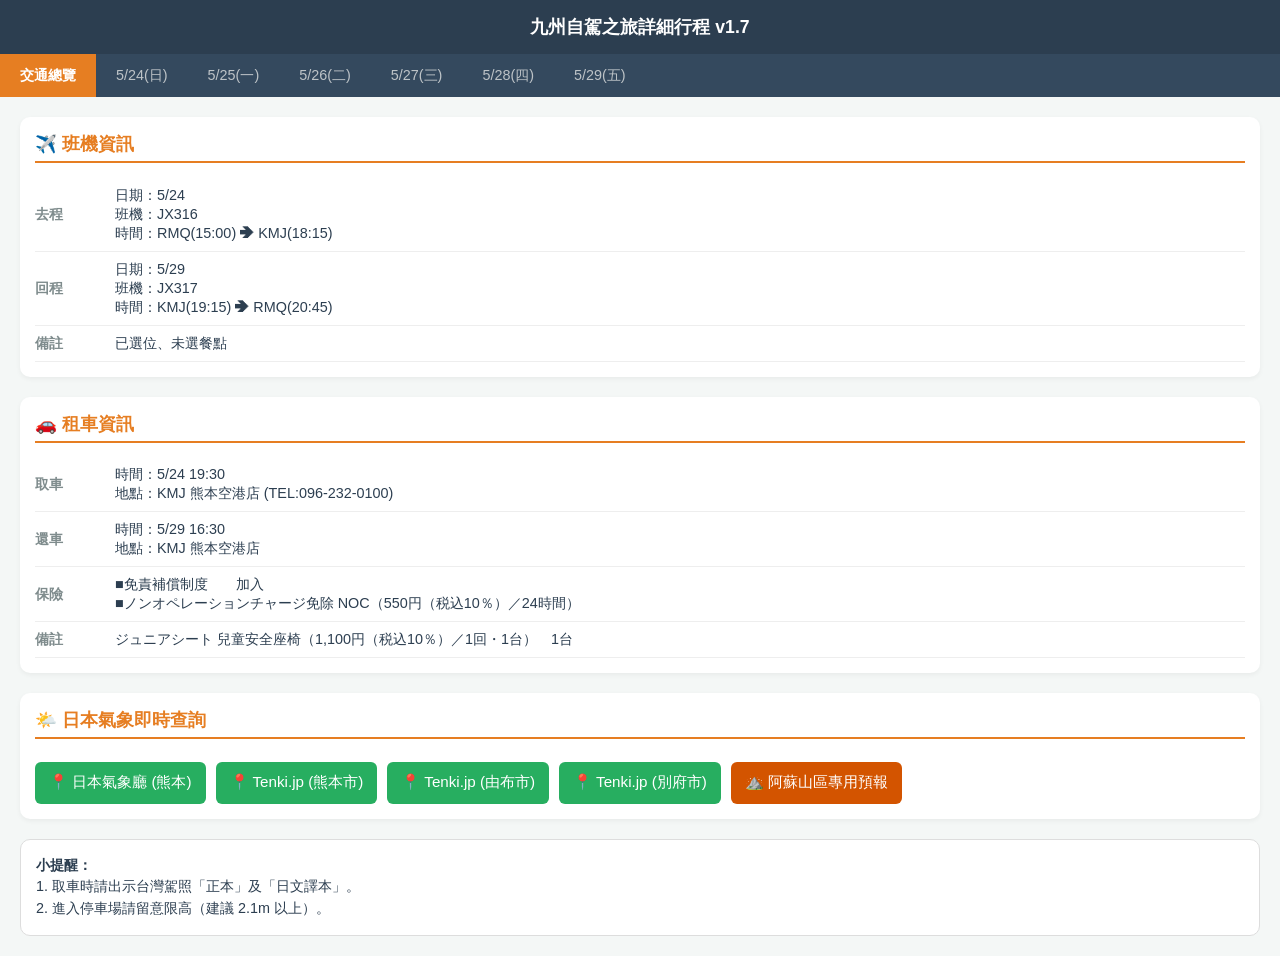
<file: index.html>
<!DOCTYPE html>
<html lang="zh-TW">
<head>
    <meta charset="UTF-8">
    <meta name="viewport" content="width=device-width, initial-scale=1.0">
    <title>九州自駕之旅</title>
    <meta name="description" content="九州自駕行程：班機、租車、每日行程與地點連結，包含地圖指引與小提醒。">
    <meta property="og:title" content="九州自駕之旅詳細行程 v1.5">
    <meta property="og:description" content="九州自駕行程：班機、租車、每日行程與地點連結，包含地圖指引與小提醒。">
    <meta property="og:type" content="website">
    <meta name="theme-color" content="#2c3e50">
    <link rel="canonical" href="">
    <style>
        :root {
            --primary: #2c3e50;
            --accent: #e67e22;
            --bg: #f4f7f6;
            --active: #ffffff;
            --route-bg: #ecf0f1;
            --transport-bg: #ffffff;
            --tap-size: 22px;
        }
        /* 基本排版 */
        body {
            font-family: -apple-system, "Noto Sans TC", "Microsoft JhengHei", sans-serif;
            background-color: var(--bg);
            margin: 0;
            padding: 0;
            color: var(--primary);
        }
        a { color: inherit; }
        /* skip link */
        .skip-link {
            position: absolute;
            left: -999px;
            top: auto;
            width: 1px;
            height: 1px;
            overflow: hidden;
        }
        .skip-link:focus {
            position: static;
            left: auto;
            width: auto;
            height: auto;
            padding: 8px 12px;
            background: #fff;
            color: var(--primary);
            z-index: 9999;
            border-radius: 6px;
        }

        header {
            background: var(--primary);
            color: white;
            text-align: center;
            padding: 15px 0;
            position: sticky;
            top: 0;
            z-index: 100;
        }
        h1 { margin: 0; font-size: 1.1rem; }

        /* 分頁按鈕區域 */
        .tabs {
            display: flex;
            background: #34495e;
            overflow-x: auto;
            white-space: nowrap;
            -webkit-overflow-scrolling: touch;
        }
        .tab-btn {
            flex: 0 0 auto;
            padding: 12px 20px;
            color: #bdc3c7;
            text-decoration: none;
            font-size: 0.9rem;
            text-align: center;
            border: none;
            background: none;
            cursor: pointer;
            outline: none;
            min-height: var(--tap-size);
            min-width: var(--tap-size);
        }
        .tab-btn.active {
            color: white;
            background: var(--accent);
            font-weight: bold;
        }

        /* 卡片樣式 */
        .info-card {
            background: var(--transport-bg);
            border-radius: 10px;
            padding: 15px;
            margin-bottom: 20px;
            box-shadow: 0 2px 5px rgba(0,0,0,0.05);
        }
        .info-card h2 {
            font-size: 1.1rem;
            margin-top: 0;
            color: var(--accent);
            border-bottom: 2px solid var(--accent);
            padding-bottom: 5px;
        }
        .info-table {
            width: 100%;
            border-collapse: collapse;
            font-size: 0.9rem;
        }
        .info-table td {
            padding: 8px 0;
            border-bottom: 1px solid #eee;
        }
        .info-table td:first-child {
            font-weight: bold;
            width: 80px;
            color: #7f8c8d;
        }

        .route-banner {
            background: var(--route-bg);
            padding: 10px 15px;
            margin-bottom: 15px;
            border-left: 5px solid var(--accent);
            font-weight: bold;
            font-size: 1rem;
            color: var(--primary);
            display: flex;
            align-items: center;
        }
        .route-banner span {
            color: var(--accent);
            margin: 0 8px;
        }

        .content-section {
            display: none;
            padding: 20px;
            animation: fadeIn 0.3s ease;
        }
        .content-section.active {
            display: block;
        }
        @keyframes fadeIn {
            from { opacity: 0; transform: translateY(10px); }
            to { opacity: 1; transform: translateY(0); }
        }

        .timeline {
            border-left: 2px solid var(--accent);
            margin-left: 10px;
            padding-left: 20px;
            position: relative;
        }
        .time-item {
            margin-bottom: 25px;
            position: relative;
        }
        .time-item::before {
            content: '';
            width: 12px;
            height: 12px;
            background: var(--accent);
            border-radius: 50%;
            position: absolute;
            left: -27px;
            top: 5px;
        }
        .time-label {
            font-weight: bold;
            color: var(--accent);
            font-size: 0.9rem;
            display: block;
        }
        .event-title {
            font-weight: bold;
            font-size: 1.1rem;
            margin: 4px 0;
        }
        .event-desc {
            font-size: 0.95rem;
            color: #555;
        }

        .nav-btn {
            display: inline-block;
            background: #4285F4;
            color: white;
            padding: 8px 15px;
            border-radius: 5px;
            text-decoration: none;
            font-size: 0.85rem;
            margin-top: 8px;
            min-height: var(--tap-size);
            min-width: var(--tap-size);
            padding: 12px 16px;
        }
        .memo-box {
            background: #fff;
            border: 1px solid #ddd;
            padding: 15px;
            border-radius: 10px;
            margin-top: 20px;
            font-size: 0.9rem;
            line-height: 1.5;
        }

        /* focus styles */
        .tab-btn:focus-visible,
        .nav-btn:focus-visible,
        a:focus-visible {
            outline: 3px solid rgba(230,126,34,0.8);
            outline-offset: 2px;
            border-radius: 6px;
        }

        /* 天氣卡片樣式 */
        .weather-grid {
            display: flex;
            gap: 10px;
            flex-wrap: wrap;
            margin-top: 8px;
        }
        .weather-btn {
            background: #27ae60;
            color: #fff;
            border-radius: 6px;
            padding: 10px 14px;
            text-decoration: none;
            font-size: 0.95rem;
            display: inline-block;
        }
        .weather-btn--volcano {
            background: #d35400;
        }
        .weather-btn:focus-visible {
            outline: 3px solid rgba(230,126,34,0.8);
            outline-offset: 2px;
            border-radius: 6px;
        }

        @media (prefers-reduced-motion: reduce) {
          * { animation-duration: 0.001ms !important; animation-iteration-count: 1 !important; transition-duration: 0.001ms !important; }
        }
    </style>
</head>
<body>
<a class="skip-link" href="#main">跳至主要內容</a>

<main id="main">
    <header>
        <h1>九州自駕之旅詳細行程 v1.7</h1>
    </header>

    <nav class="tabs" role="tablist" aria-label="行程分頁">
        <button type="button" class="tab-btn active" id="tab-transport" role="tab" aria-controls="transport" aria-selected="true">交通總覽</button>
        <button type="button" class="tab-btn" id="tab-day1" role="tab" aria-controls="day1" aria-selected="false">5/24(日)</button>
        <button type="button" class="tab-btn" id="tab-day2" role="tab" aria-controls="day2" aria-selected="false">5/25(一)</button>
        <button type="button" class="tab-btn" id="tab-day3" role="tab" aria-controls="day3" aria-selected="false">5/26(二)</button>
        <button type="button" class="tab-btn" id="tab-day4" role="tab" aria-controls="day4" aria-selected="false">5/27(三)</button>
        <button type="button" class="tab-btn" id="tab-day5" role="tab" aria-controls="day5" aria-selected="false">5/28(四)</button>
        <button type="button" class="tab-btn" id="tab-day6" role="tab" aria-controls="day6" aria-selected="false">5/29(五)</button>
    </nav>

    <section id="transport" class="content-section active" role="tabpanel" aria-labelledby="tab-transport" aria-hidden="false">
        <div class="info-card">
            <h2><span aria-hidden="true">✈️</span> 班機資訊</h2>
            <table class="info-table">
                <tr><td>去程</td><td>日期：5/24<br>班機：JX316<br>時間：RMQ(15:00) ➔ KMJ(18:15)</td></tr>
                <tr><td>回程</td><td>日期：5/29<br>班機：JX317<br>時間：KMJ(19:15) ➔ RMQ(20:45)</td></tr>
                <tr><td>備註</td><td>已選位、未選餐點</td></tr>
            </table>
        </div>

        <div class="info-card">
            <h2><span aria-hidden="true">🚗</span> 租車資訊</h2>
            <table class="info-table">
                <tr><td>取車</td><td>時間：5/24 19:30<br>地點：KMJ 熊本空港店 (TEL:096-232-0100)</td></tr>
                <tr><td>還車</td><td>時間：5/29 16:30<br>地點：KMJ 熊本空港店</td></tr>
                <tr><td>保險</td><td>
                    ■免責補償制度　　加入<br>
                    ■ノンオペレーションチャージ免除 NOC（550円（税込10％）／24時間）<br>
                </td></tr>
                <tr><td>備註</td>
                <td>
                ジュニアシート 兒童安全座椅（1,100円（税込10％）／1回・1台）　1台<br>
                </td></tr>
            </table>
        </div>

        <div class="info-card">
            <h2><span aria-hidden="true">🌤️</span> 日本氣象即時查詢</h2>
            <div class="weather-grid" role="list">
                <a role="listitem" href="https://www.jma.go.jp/bosai/wdist/#lat:32.88&lon:130.85&zoom:9" class="nav-btn weather-btn" target="_blank" rel="noopener noreferrer" aria-label="日本氣象廳（熊本）">📍 日本氣象廳 (熊本)</a>
                <a role="listitem" href="https://tenki.jp/forecast/9/46/8610/43100/" class="nav-btn weather-btn" target="_blank" rel="noopener noreferrer" aria-label="Tenki.jp（熊本市）">📍 Tenki.jp (熊本市)</a>
                <a role="listitem" href="https://tenki.jp/forecast/9/47/8310/44213/" class="nav-btn weather-btn" target="_blank" rel="noopener noreferrer" aria-label="Tenki.jp（由布市）">📍 Tenki.jp (由布市)</a>
                <a role="listitem" href="https://tenki.jp/forecast/9/47/8310/44202/" class="nav-btn weather-btn" target="_blank" rel="noopener noreferrer" aria-label="Tenki.jp（別府市）">📍 Tenki.jp (別府市)</a>
                <a role="listitem" href="https://tenki.jp/mountain/famous100/9/46/197.html" class="nav-btn weather-btn weather-btn--volcano" target="_blank" rel="noopener noreferrer" aria-label="阿蘇山區專用預報">⛰️ 阿蘇山區專用預報</a>
            </div>
        </div>

        <div class="memo-box" aria-live="polite">
            <strong>小提醒：</strong><br>
            1. 取車時請出示台灣駕照「正本」及「日文譯本」。<br>
            2. 進入停車場請留意限高（建議 2.1m 以上）。
        </div>
    </section>

    <section id="day1" class="content-section" role="tabpanel" aria-labelledby="tab-day1" aria-hidden="true">
        <div class="route-banner">台中機場 <span>➔</span> 阿蘇機場 <span>➔</span> 熊本市區</div>
        <div class="timeline">
            <div class="time-item">
                <span class="time-label">18:15</span>
                <div class="event-title">抵達熊本機場</div>
                <div class="event-desc">完成入境手續、領取行李。</div>
            </div>
            <div class="time-item">
                <span class="time-label">19:30</span>
                <div class="event-title">取車 熊本空港店</div>
                <div class="event-desc">營業時間：08:00-20:00</div>
                <a href="https://maps.app.goo.gl/LZJBGrcxxrurTZmL6" class="nav-btn" target="_blank" rel="noopener noreferrer" aria-label="Toyota Rent-a-car Aso-Kumamoto airport 地圖">📍 Toyota Rent-a-car Aso-Kumamoto airport</a>
            </div>
            <div class="time-item">
                <span class="time-label">20:30</span>
                <div class="event-title">飯店 Check-in &amp; 晚餐</div>
                <div class="event-desc">推薦去下通商店街吃晚餐，好好休息。</div>
                <a href="https://maps.app.goo.gl/xP4Hp7EyyHDuqyoH9" class="nav-btn" target="_blank" rel="noopener noreferrer" aria-label="OMO5 熊本 by 星野集團 地圖">📍 OMO5 熊本 by 星野集團</a><br>
                <a href="https://maps.app.goo.gl/i8RZYETfaG2ck5d17" class="nav-btn" target="_blank" rel="noopener noreferrer" aria-label="下通商店街 地圖">📍 下通商店街</a>
            </div>
        </div>
    </section>

    <section id="day2" class="content-section" role="tabpanel" aria-labelledby="tab-day2" aria-hidden="true">
        <div class="route-banner">熊本市區 <span>➔</span> 阿蘇地區 <span>➔</span> 由布院</div>
        <div class="timeline">
            <div class="time-item">
                <span class="time-label">09:00</span>
                <div class="event-title">租車行取車</div>
                <div class="event-desc">回飯店接家人與行李</div>
            </div>
            <div class="time-item">
                <span class="time-label">10:30</span>
                <div class="event-title">阿蘇草千里之濱</div>
                <div class="event-desc">看馬、草原散步、吃赤牛丼午餐。</div>
                <a href="https://maps.app.goo.gl/mrP6Lg4V93bh8FPu5" class="nav-btn" target="_blank" rel="noopener noreferrer" aria-label="草千里之濱 地圖">📍 草千里之濱</a>
            </div>
            <div class="time-item">
                <span class="time-label">11:30</span>
                <div class="event-title">瀬の本登山口</div>
                <div class="event-desc">轉縣道11</div>
                <a href="https://maps.app.goo.gl/V3uMRMuRzdhhywqe7" class="nav-btn" target="_blank" rel="noopener noreferrer" aria-label="瀬の本登山口 地圖">📍 瀬の本登山口</a>
            </div>
            <div class="memo-box">
                <strong>提醒：</strong> 縣道442轉縣道11。
            </div>
            <div class="time-item">
                <span class="time-label">14:30</span>
                <div class="event-title">橫越山並公路 (縣道11)</div>
                <div class="event-desc">往別府方向，欣賞九重連山大景。</div>
            </div>
            <div class="time-item">
                <span class="time-label">17:00</span>
                <div class="event-title">抵達由布院住宿</div>
                <a href="https://maps.app.goo.gl/v3tc5XJC1kKUCbFS7" class="nav-btn" target="_blank" rel="noopener noreferrer" aria-label="LENTO YUFUIN 地圖">📍 LENTO YUFUIN</a>
            </div>
        </div>
    </section>

    <section id="day3" class="content-section" role="tabpanel" aria-labelledby="tab-day3" aria-hidden="true">
        <div class="route-banner">由布院 <span>➔</span> 九州自然動物園 <span>➔</span> 由布院</div>
        <div class="timeline">
            <div class="time-item">
                <span class="time-label">09:30</span>
                <div class="event-title">九州自然動物園 (Safari)</div>
                <div class="event-desc">必玩叢林巴士，近距離餵食猛獸。</div>
                <a href="https://maps.app.goo.gl/527RkMtoy7ecrhRu6" class="nav-btn" target="_blank" rel="noopener noreferrer" aria-label="九州自然動物園 地圖">📍 九州自然動物園</a>
            </div>
            <div class="time-item">
                <span class="time-label">17:00</span>
                <div class="event-title">抵達由布院住宿</div>
                <div class="event-desc">Check-in</div>
                <a href="https://maps.app.goo.gl/v3tc5XJC1kKUCbFS7" class="nav-btn" target="_blank" rel="noopener noreferrer" aria-label="LENTO YUFUIN 地圖">📍 LENTO YUFUIN</a>
            </div>
        </div>
    </section>

    <section id="day4" class="content-section" role="tabpanel" aria-labelledby="tab-day4" aria-hidden="true">
        <div class="route-banner">由布院 <span>➔</span> 別府</div>
        <div class="timeline">
            <div class="time-item">
                <span class="time-label">08:30</span>
                <div class="event-title">金鱗湖</div>
                <div class="event-desc">湖光山色散策。</div>
                <a href="https://maps.app.goo.gl/yD5kTBWXHwTZHt2o8" class="nav-btn" target="_blank" rel="noopener noreferrer" aria-label="金鱗湖 地圖">📍 金鱗湖</a>
            </div>
            <div class="time-item">
                <span class="time-label">09:30</span>
                <div class="event-title">逛由布院市區</div>
                <div class="event-desc">----</div>
            </div>
            <div class="time-item">
                <span class="time-label">14:00</span>
                <div class="event-title">啟程至別府地區</div>
            </div>
            <div class="time-item">
                <span class="time-label">16:00</span>
                <div class="event-title">別府住宿 Check-in</div>
                <a href="https://maps.app.goo.gl/frPUSCZ9wBCzdngw8" class="nav-btn" target="_blank" rel="noopener noreferrer" aria-label="湯煙之宿 小町莊 地圖">📍 湯煙之宿 小町莊</a>
            </div>
        </div>
    </section>

    <section id="day5" class="content-section" role="tabpanel" aria-labelledby="tab-day5" aria-hidden="true">
        <div class="route-banner">別府地區 <span>➔</span> 熊本市區 </div>
        <div class="timeline">
            <div class="time-item">
                <span class="time-label">09:00</span>
                <div class="event-title">熊本城 &amp; 櫻之馬場</div>
                <div class="event-desc">古城巡禮、城彩苑午餐。</div>
                <a href="https://maps.app.goo.gl/d3LvTc85VMcA5MFRA" class="nav-btn" target="_blank" rel="noopener noreferrer" aria-label="熊本城位置 地圖">📍 熊本城位置</a>
            </div>
            <div class="time-item">
                <span class="time-label">15:00</span>
                <div class="event-title">熊本住宿</div>
                <div class="event-desc">卸行李後步行出門，需先確認停車位置</div>
                <a href="https://maps.app.goo.gl/XXW3y41E7cnpVKno8" class="nav-btn" target="_blank" rel="noopener noreferrer" aria-label="YR樹屋熊本 地圖">📍 YR樹屋熊本</a>
            </div>
        </div>
    </section>

    <section id="day6" class="content-section" role="tabpanel" aria-labelledby="tab-day6" aria-hidden="true">
        <div class="route-banner">熊本市區 <span>➔</span> 阿蘇機場 <span>➔</span> 台中機場</div>
        <div class="timeline">
            <div class="time-item">
                <span class="time-label">10:00</span>
                <div class="event-title">熊本熊廣場 (部長室)</div>
                <div class="event-desc">查看部長表演時間，最後伴手禮。</div>
                <a href="https://maps.app.goo.gl/GGYAgqTHFnnx2r277" class="nav-btn" target="_blank" rel="noopener noreferrer" aria-label="部長室位置 地圖">📍 部長室位置</a>
            </div>
            <div class="time-item">
                <span class="time-label">16:30</span>
                <div class="event-title">還車 熊本空港店</div>
                <div class="event-desc">營業時間：08:00-20:00</div>
                <a href="https://maps.app.goo.gl/LZJBGrcxxrurTZmL6" class="nav-btn" target="_blank" rel="noopener noreferrer" aria-label="Toyota Rent-a-car Aso-Kumamoto airport 地圖">📍 Toyota Rent-a-car Aso-Kumamoto airport</a>
            </div>
            <div class="time-item">
                <span class="time-label">19:15</span>
                <div class="event-title">班機起飛回台</div>
                <div class="event-desc">平安順飛！</div>
            </div>
        </div>
    </section>
</main>

<script>
document.addEventListener('DOMContentLoaded', function () {
    const tabs = Array.from(document.querySelectorAll('.tab-btn'));
    const panels = Array.from(document.querySelectorAll('.content-section'));
    const tablist = document.querySelector('.tabs');

    // 初始化屬性（確保狀態一致）
    tabs.forEach((tab, i) => {
        const panel = panels[i];
        tab.setAttribute('role', 'tab');
        tab.id = tab.id || 'tab-' + i;
        tab.setAttribute('aria-controls', panel.id);
        panel.setAttribute('role', 'tabpanel');
        panel.setAttribute('aria-labelledby', tab.id);

        const selected = tab.classList.contains('active');
        tab.setAttribute('tabindex', selected ? '0' : '-1');
        tab.setAttribute('aria-selected', selected ? 'true' : 'false');
        panel.setAttribute('aria-hidden', (!selected).toString());
    });

    function activateTab(index, updateHistory = true) {
        tabs.forEach((t, i) => {
            const sel = i === index;
            t.classList.toggle('active', sel);
            t.setAttribute('aria-selected', sel ? 'true' : 'false');
            t.setAttribute('tabindex', sel ? '0' : '-1');
            panels[i].classList.toggle('active', sel);
            panels[i].style.display = sel ? 'block' : 'none';
            panels[i].setAttribute('aria-hidden', (!sel).toString());
        });
        tabs[index].focus();
        if (updateHistory) history.replaceState(null, '', '#' + panels[index].id);
    }

    // 事件委派：click
    tablist.addEventListener('click', (e) => {
        const idx = tabs.indexOf(e.target);
        if (idx >= 0) activateTab(idx);
    });

    // 鍵盤支援
    tabs.forEach((tab, i) => {
        tab.addEventListener('keydown', (e) => {
            if (e.key === 'ArrowRight') activateTab((i + 1) % tabs.length);
            if (e.key === 'ArrowLeft') activateTab((i - 1 + tabs.length) % tabs.length);
            if (e.key === 'Home') activateTab(0);
            if (e.key === 'End') activateTab(tabs.length - 1);
        });
    });

    // 支援 URL hash 啟動
    const hash = location.hash.replace('#','');
    const startIndex = panels.findIndex(p => p.id === hash);
    if (startIndex >= 0) activateTab(startIndex, false);

    // 自動為外部連結加上安全屬性
    document.querySelectorAll('a[href^="http"]').forEach(a => {
        a.setAttribute('target', '_blank');
        a.setAttribute('rel', 'noopener noreferrer');
    });
});
</script>
</body>
</html>
</file>
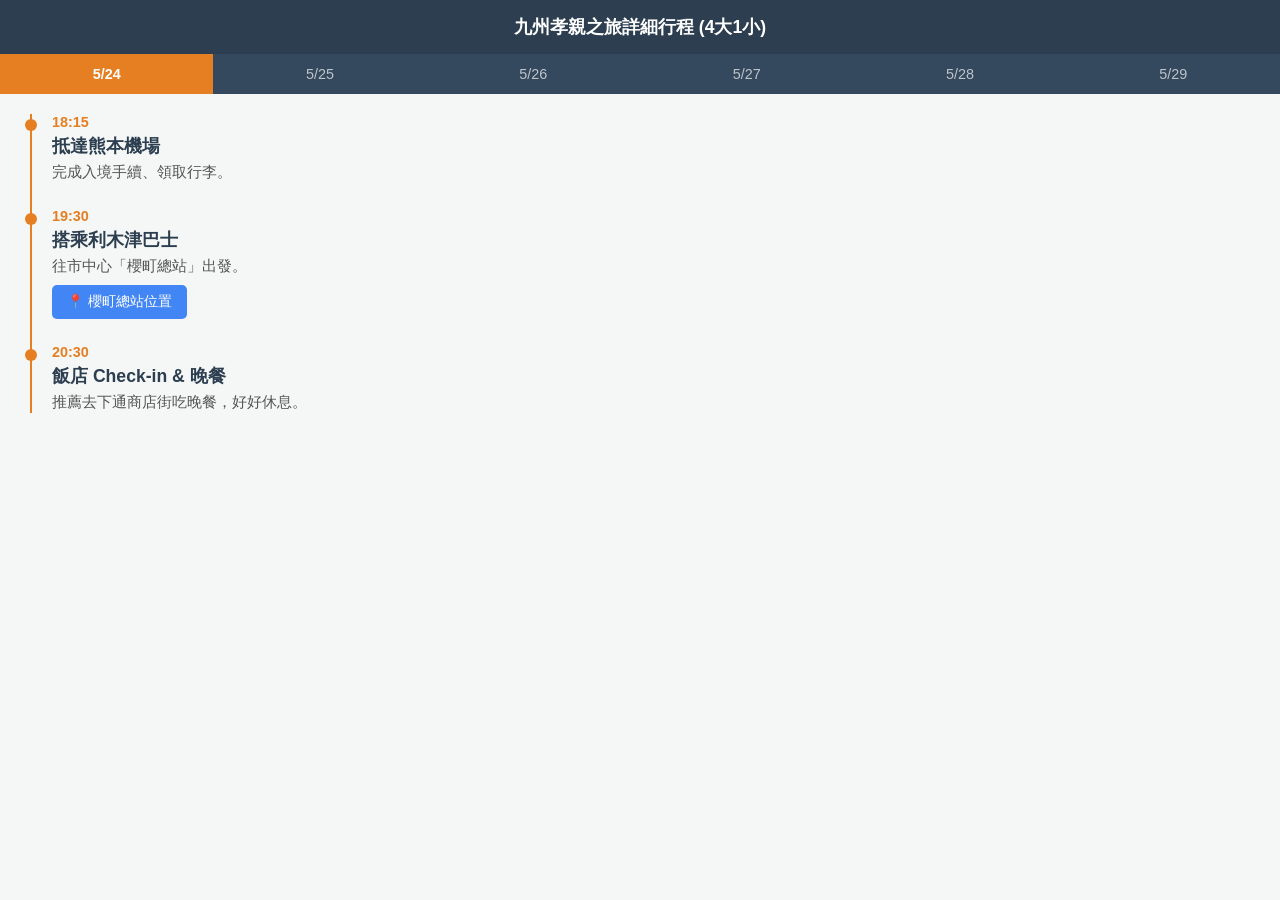
<file: kyushu_trip.html>
<!DOCTYPE html>
<html lang="zh-TW">
<head>
    <meta charset="UTF-8">
    <meta name="viewport" content="width=device-width, initial-scale=1.0, maximum-scale=1.0, user-scalable=no">
    <title>九州 6 天自駕詳細清單</title>
    <style>
        :root {
            --primary: #2c3e50;
            --accent: #e67e22;
            --bg: #f4f7f6;
            --active: #ffffff;
        }
        body {
            font-family: -apple-system, "Noto Sans TC", "Microsoft JhengHei", sans-serif;
            background-color: var(--bg);
            margin: 0;
            padding: 0;
            color: var(--primary);
        }
        /* 頁首 */
        header {
            background: var(--primary);
            color: white;
            text-align: center;
            padding: 15px 0;
            position: sticky;
            top: 0;
            z-index: 100;
        }
        h1 { margin: 0; font-size: 1.1rem; }

        /* 分頁按鈕區域 */
        .tabs {
            display: flex;
            background: #34495e;
            overflow-x: auto;
            white-space: nowrap;
            -webkit-overflow-scrolling: touch;
        }
        .tab-btn {
            flex: 1;
            padding: 12px 20px;
            color: #bdc3c7;
            text-decoration: none;
            font-size: 0.9rem;
            text-align: center;
            border: none;
            background: none;
            cursor: pointer;
            outline: none;
        }
        .tab-btn.active {
            color: white;
            background: var(--accent);
            font-weight: bold;
        }

        /* 內容區域 */
        .content-section {
            display: none;
            padding: 20px;
            animation: fadeIn 0.3s ease;
        }
        .content-section.active {
            display: block;
        }
        @keyframes fadeIn {
            from { opacity: 0; transform: translateY(10px); }
            to { opacity: 1; transform: translateY(0); }
        }

        /* 時間軸樣式 */
        .timeline {
            border-left: 2px solid var(--accent);
            margin-left: 10px;
            padding-left: 20px;
            position: relative;
        }
        .time-item {
            margin-bottom: 25px;
            position: relative;
        }
        .time-item::before {
            content: '';
            width: 12px;
            height: 12px;
            background: var(--accent);
            border-radius: 50%;
            position: absolute;
            left: -27px;
            top: 5px;
        }
        .time-label {
            font-weight: bold;
            color: var(--accent);
            font-size: 0.9rem;
            display: block;
        }
        .event-title {
            font-weight: bold;
            font-size: 1.1rem;
            margin: 4px 0;
        }
        .event-desc {
            font-size: 0.95rem;
            color: #555;
        }

        /* 按鈕樣式 */
        .nav-btn {
            display: inline-block;
            background: #4285F4;
            color: white;
            padding: 8px 15px;
            border-radius: 5px;
            text-decoration: none;
            font-size: 0.85rem;
            margin-top: 8px;
        }
        .memo-box {
            background: #fff;
            border: 1px solid #ddd;
            padding: 15px;
            border-radius: 10px;
            margin-top: 20px;
            font-size: 0.9rem;
            line-height: 1.5;
        }
    </style>
</head>
<body>

<header>
    <h1>九州孝親之旅詳細行程 (4大1小)</h1>
</header>

<div class="tabs">
    <button class="tab-btn active" onclick="openDay(event, 'day1')">5/24</button>
    <button class="tab-btn" onclick="openDay(event, 'day2')">5/25</button>
    <button class="tab-btn" onclick="openDay(event, 'day3')">5/26</button>
    <button class="tab-btn" onclick="openDay(event, 'day4')">5/27</button>
    <button class="tab-btn" onclick="openDay(event, 'day5')">5/28</button>
    <button class="tab-btn" onclick="openDay(event, 'day6')">5/29</button>
</div>

<div id="day1" class="content-section active">
    <div class="timeline">
        <div class="time-item">
            <span class="time-label">18:15</span>
            <div class="event-title">抵達熊本機場</div>
            <div class="event-desc">完成入境手續、領取行李。</div>
        </div>
        <div class="time-item">
            <span class="time-label">19:30</span>
            <div class="event-title">搭乘利木津巴士</div>
            <div class="event-desc">往市中心「櫻町總站」出發。</div>
            <a href="https://maps.app.goo.gl/PRTU7Wz0QDURp_O89" class="nav-btn">📍 櫻町總站位置</a>
        </div>
        <div class="time-item">
            <span class="time-label">20:30</span>
            <div class="event-title">飯店 Check-in & 晚餐</div>
            <div class="event-desc">推薦去下通商店街吃晚餐，好好休息。</div>
        </div>
    </div>
</div>

<div id="day2" class="content-section">
    <div class="timeline">
        <div class="time-item">
            <span class="time-label">09:00</span>
            <div class="event-title">租車行取車 (Alphard)</div>
            <div class="event-desc">回飯店接家人與行李（第三排收半邊）。</div>
        </div>
        <div class="time-item">
            <span class="time-label">11:00</span>
            <div class="event-title">阿蘇草千里之濱</div>
            <div class="event-desc">看馬、草原散步、吃赤牛丼午餐。</div>
            <a href="https://maps.app.goo.gl/XathGaooQTURTo7E9" class="nav-btn">📍 草千里導航</a>
        </div>
        <div class="time-item">
            <span class="time-label">13:30</span>
            <div class="event-title">阿蘇火山口 (中岳)</div>
            <div class="event-desc">視當天管制情況看火口噴煙。</div>
        </div>
        <div class="time-item">
            <span class="time-label">14:30</span>
            <div class="event-title">橫越山並公路 (縣道11)</div>
            <div class="event-desc">往別府方向，欣賞九重連山大景。</div>
        </div>
        <div class="time-item">
            <span class="time-label">17:00</span>
            <div class="event-title">抵達別府溫泉飯店</div>
            <div class="event-desc">享受溫泉與晚餐。</div>
        </div>
    </div>
</div>

<div id="day3" class="content-section">
    <div class="timeline">
        <div class="time-item">
            <span class="time-label">09:30</span>
            <div class="event-title">九州自然動物園 (Safari)</div>
            <div class="event-desc">必玩叢林巴士，近距離餵食猛獸。</div>
            <a href="https://maps.app.goo.gl/LyzRYCWoRjURzQqJ9" class="nav-btn">📍 動物園導航</a>
        </div>
        <div class="time-item">
            <span class="time-label">14:30</span>
            <div class="event-title">整理行李，離開別府</div>
            <div class="event-desc">短暫停留別府地獄或採買。</div>
        </div>
        <div class="time-item">
            <span class="time-label">15:00</span>
            <div class="event-title">啟程往福岡</div>
            <div class="event-desc">高速公路行駛（車程約 2 小時）。</div>
        </div>
        <div class="time-item">
            <span class="time-label">17:00</span>
            <div class="event-title">抵達福岡飯店</div>
            <div class="event-desc">Check-in、天神區晚餐。</div>
        </div>
    </div>
</div>

<div id="day4" class="content-section">
    <div class="timeline">
        <div class="time-item">
            <span class="time-label">10:00</span>
            <div class="event-title">福岡購物/太宰府</div>
            <div class="event-desc">可選：太宰府天滿宮、Lalaport 鋼彈。</div>
            <a href="https://maps.app.goo.gl/daaw2I2RQTURZx5S8" class="nav-btn">📍 天神購物區</a>
        </div>
        <div class="time-item">
            <span class="time-label">15:00</span>
            <div class="event-title">百貨藥妝大採買</div>
            <div class="event-desc">購入香菇、電器、藥妝（留意行李空間）。</div>
        </div>
    </div>
    <div class="memo-box">
        💡 <strong>提醒：</strong> 福岡市區 Alphard 停車請找平面停車場較保險。
    </div>
</div>

<div id="day5" class="content-section">
    <div class="timeline">
        <div class="time-item">
            <span class="time-label">09:00</span>
            <div class="event-title">出發回熊本</div>
            <div class="event-desc">車程約 1.5-2 小時。</div>
        </div>
        <div class="time-item">
            <span class="time-label">11:00</span>
            <div class="event-title">熊本城 & 櫻之馬場</div>
            <div class="event-desc">古城巡禮、城彩苑午餐。</div>
            <a href="https://maps.app.goo.gl/Wco6Ag70QDURMOTN9" class="nav-btn">📍 熊本城位置</a>
        </div>
        <div class="time-item">
            <span class="time-label">15:00</span>
            <div class="event-title">飯店卸行李 / 獨自還車</div>
            <div class="event-desc">全家人先回飯店，你前往市區店還車。</div>
        </div>
    </div>
</div>

<div id="day6" class="content-section">
    <div class="timeline">
        <div class="time-item">
            <span class="time-label">10:00</span>
            <div class="event-title">熊本熊廣場 (部長室)</div>
            <div class="event-desc">查看部長表演時間，最後伴手禮。</div>
            <a href="https://maps.app.goo.gl/0yu7wAv0QDUR9Ml78" class="nav-btn">📍 部長室位置</a>
        </div>
        <div class="time-item">
            <span class="time-label">16:30</span>
            <div class="event-title">前往利木津巴士站</div>
            <div class="event-desc">準備前往機場。</div>
        </div>
        <div class="time-item">
            <span class="time-label">19:15</span>
            <div class="event-title">班機起飛回台</div>
            <div class="event-desc">祝 平安愉快！</div>
        </div>
    </div>
</div>

<script>
    function openDay(evt, dayName) {
        var i, content, tablinks;
        content = document.getElementsByClassName("content-section");
        for (i = 0; i < content.length; i++) {
            content[i].style.display = "none";
        }
        tablinks = document.getElementsByClassName("tab-btn");
        for (i = 0; i < tablinks.length; i++) {
            tablinks[i].className = tablinks[i].className.replace(" active", "");
        }
        document.getElementById(dayName).style.display = "block";
        evt.currentTarget.className += " active";
    }
</script>

</body>
</html>
</file>
